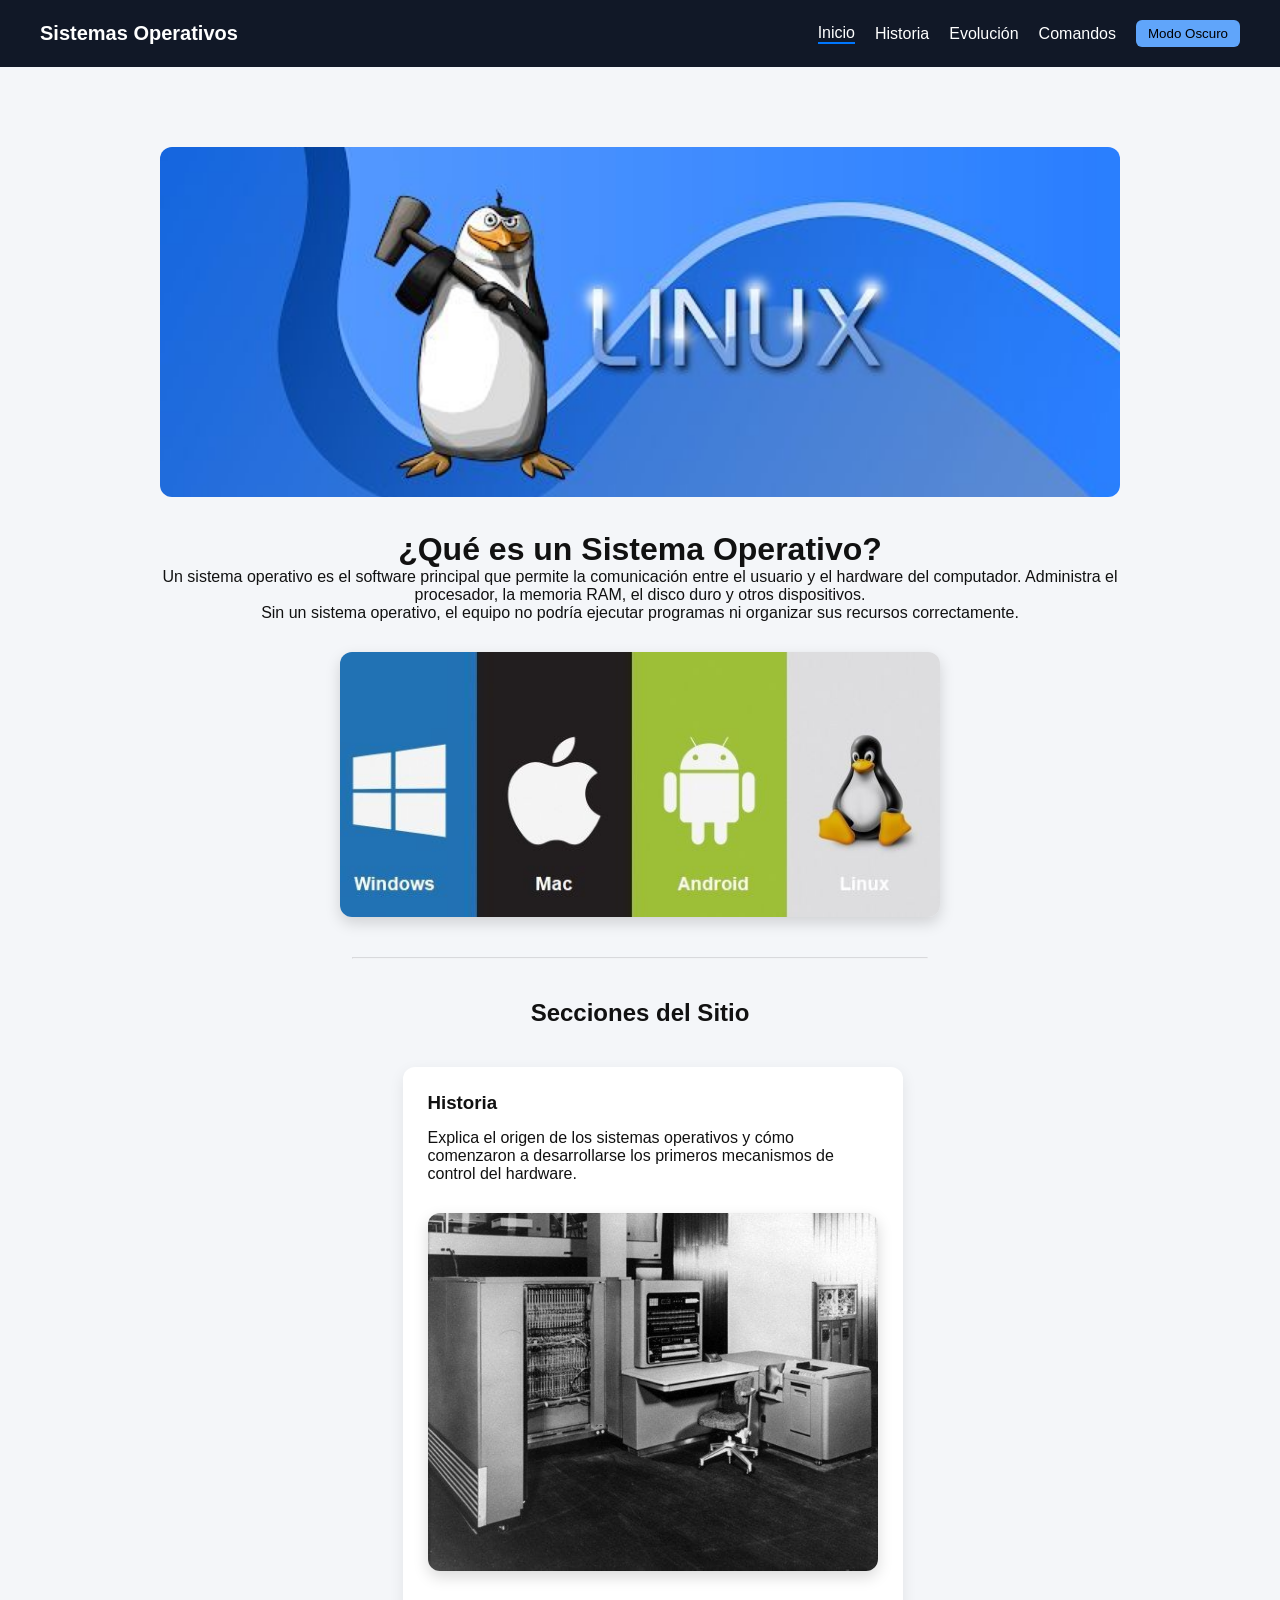
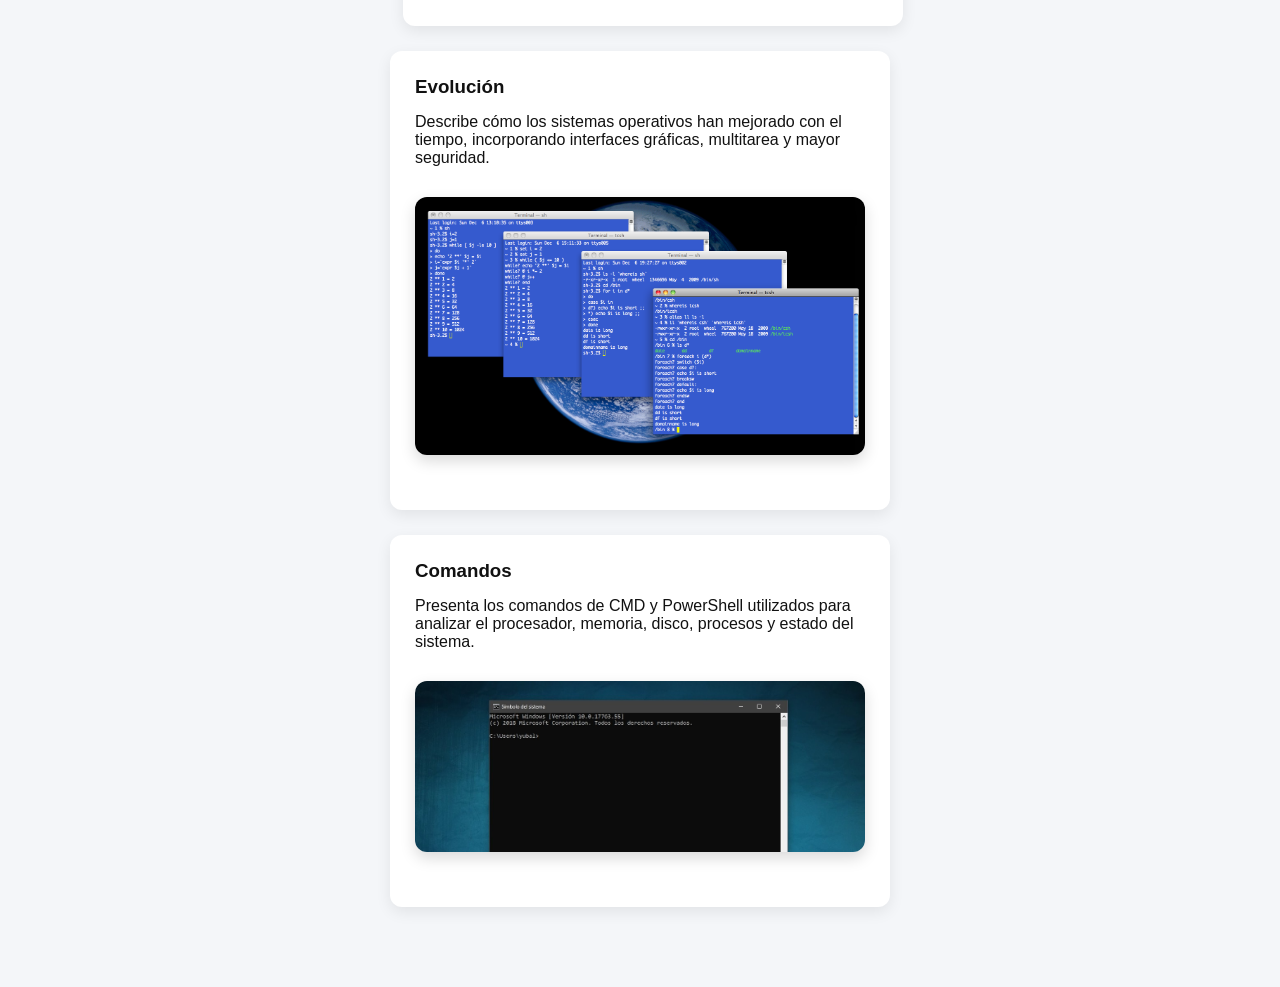
<file: index.html>
<!DOCTYPE html>
<html lang="es">
<head>
    <meta charset="UTF-8">
    <title>Sistemas Operativos</title>
    <link rel="stylesheet" href="styles.css">
</head>
<body>

<header class="navbar">
    <div class="logo">Sistemas Operativos</div>

    <nav class="menu">
        <a href="index.html" class="active">Inicio</a>
        <a href="historia.html">Historia</a>
        <a href="evolucion.html">Evolución</a>
        <a href="comandos.html">Comandos</a>
        <button id="darkBtn">Modo Oscuro</button>
    </nav>
</header>

<main class="contenido">

    <img src="img/linux.jpg" alt="Sistema Operativo" class="imagen-principal">

    <h1>¿Qué es un Sistema Operativo?</h1>

    <p>
        Un sistema operativo es el software principal que permite la comunicación
        entre el usuario y el hardware del computador. Administra el procesador,
        la memoria RAM, el disco duro y otros dispositivos.
    </p>

    <p>
        Sin un sistema operativo, el equipo no podría ejecutar programas
        ni organizar sus recursos correctamente.
    </p>

    <img src="img/SO.jpg" class="img-so">

    <hr>

    <h2>Secciones del Sitio</h2>

    <div class="cards">

        <a href="historia.html" class="card-link"></a>
            <div class="card">
                <h3>Historia</h3>
                <p>
                    Explica el origen de los sistemas operativos y cómo comenzaron
                    a desarrollarse los primeros mecanismos de control del hardware.
                </p>

                    <img src="img/SO1.jpg" class="img-so">

            </div>
        </a>


    <div class="card">
        <h3>Evolución</h3>
        <p>
            Describe cómo los sistemas operativos han mejorado con el tiempo,
            incorporando interfaces gráficas, multitarea y mayor seguridad.
        </p>

        <img src="img/c.png" class="img-so">

    </div>

    <div class="card">
        <h3>Comandos</h3>
        <p>
            Presenta los comandos de CMD y PowerShell utilizados para analizar
            el procesador, memoria, disco, procesos y estado del sistema.
        </p>

        <img src="img/cmd.jpg" class="img-so">

    </div>

</div>

</main>

<script src="script.js"></script>

</body>
</html>
</file>
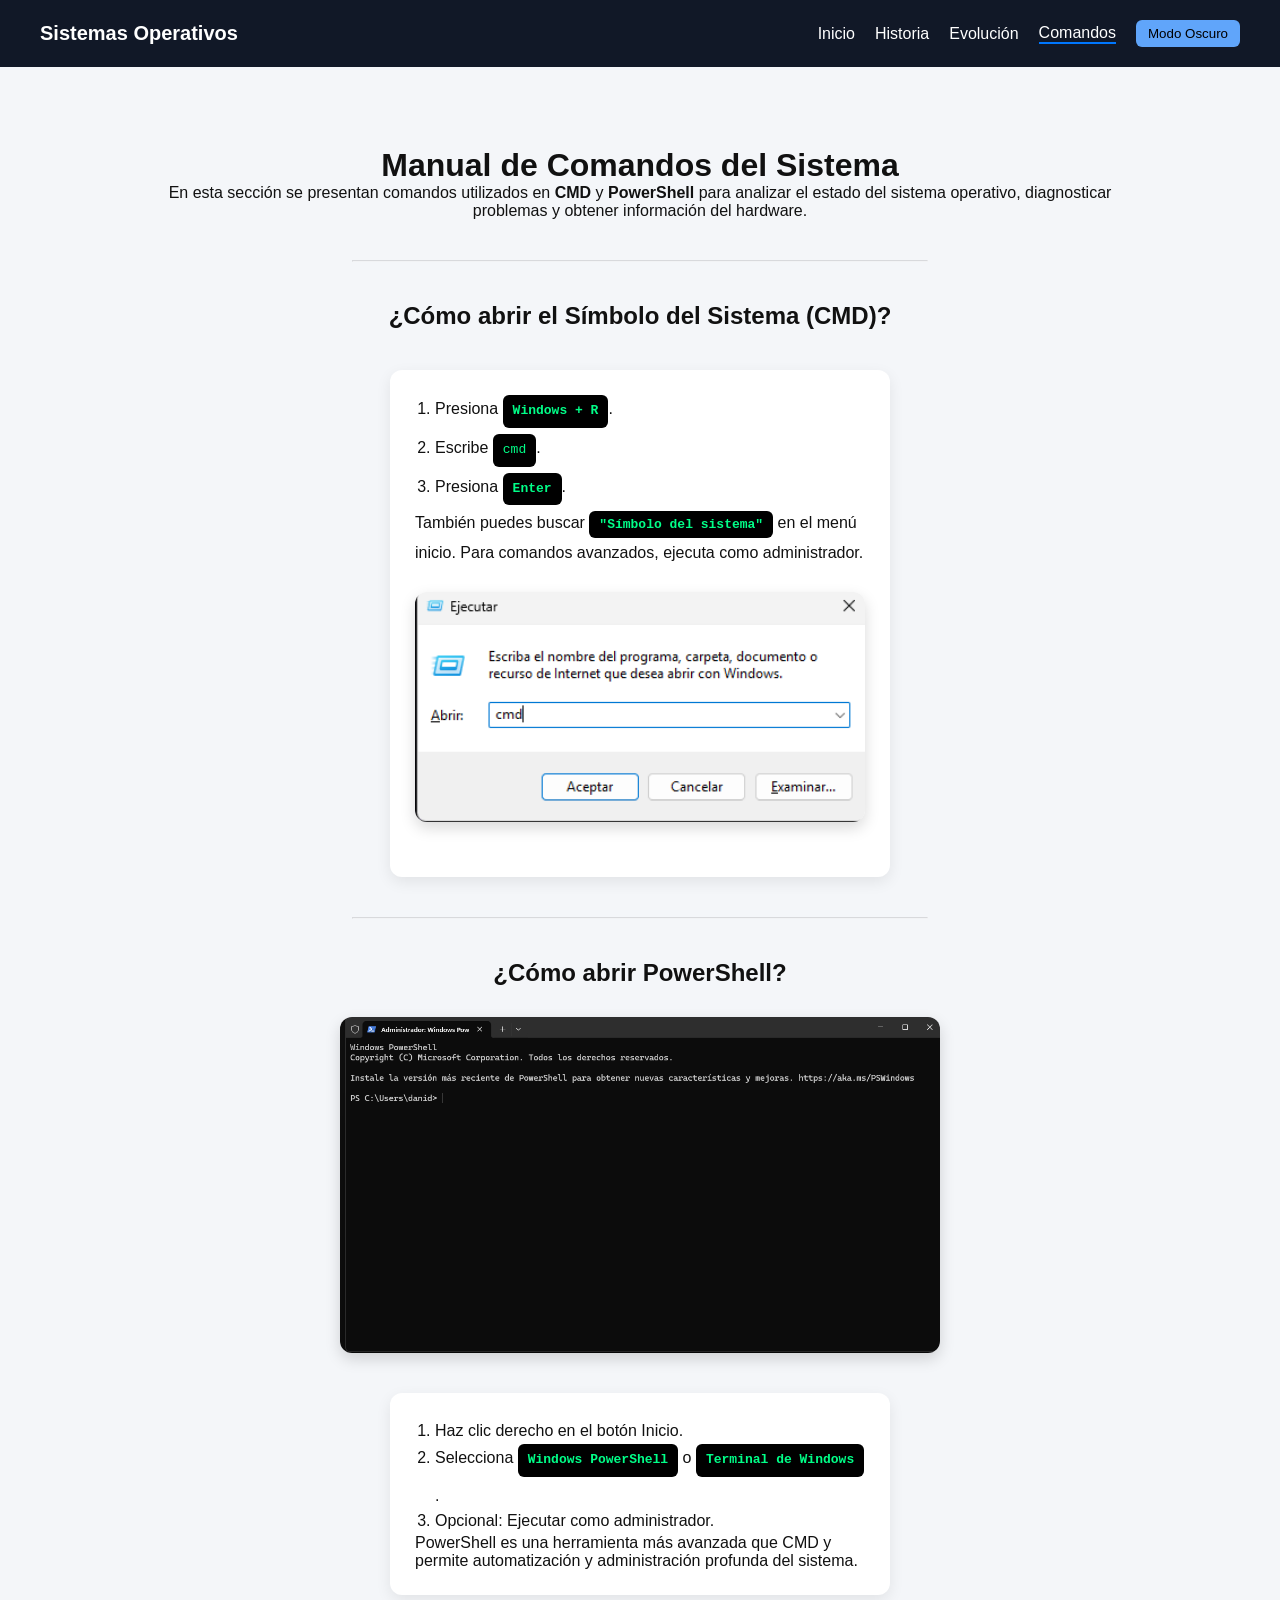
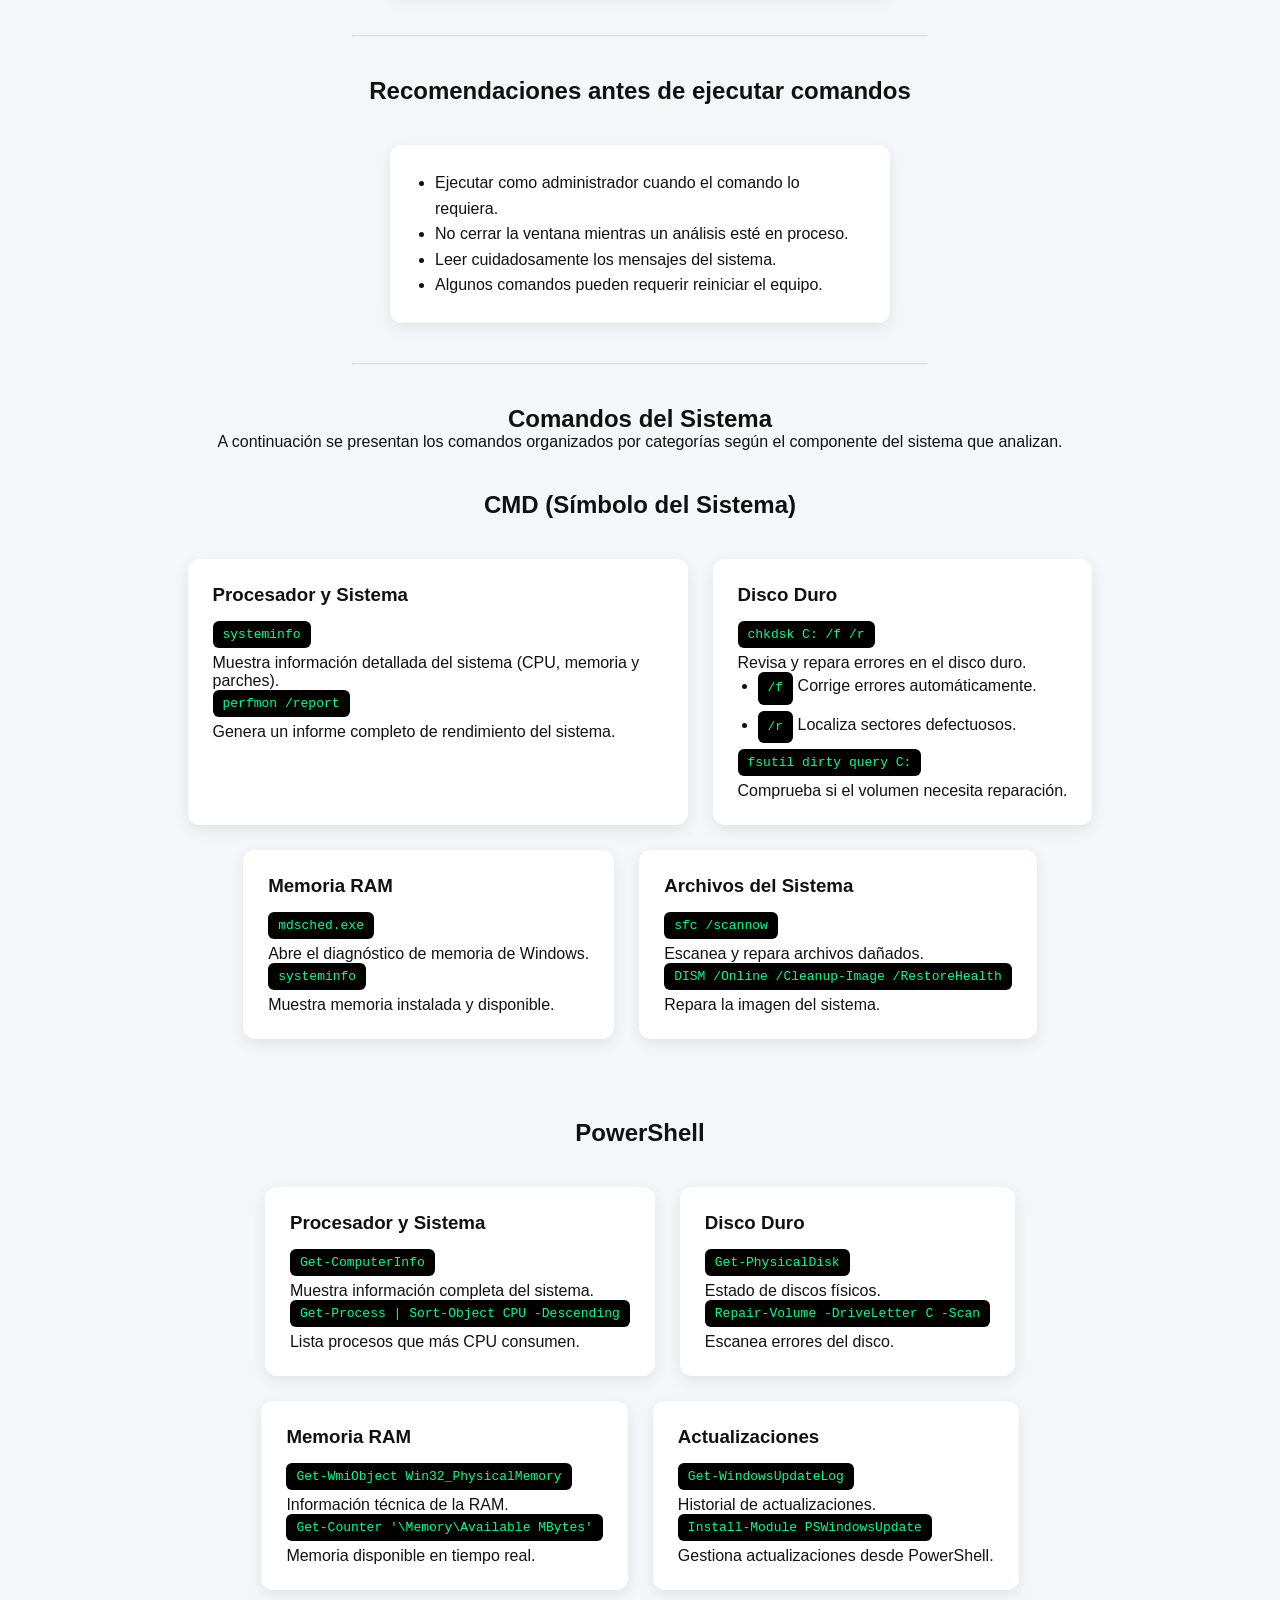
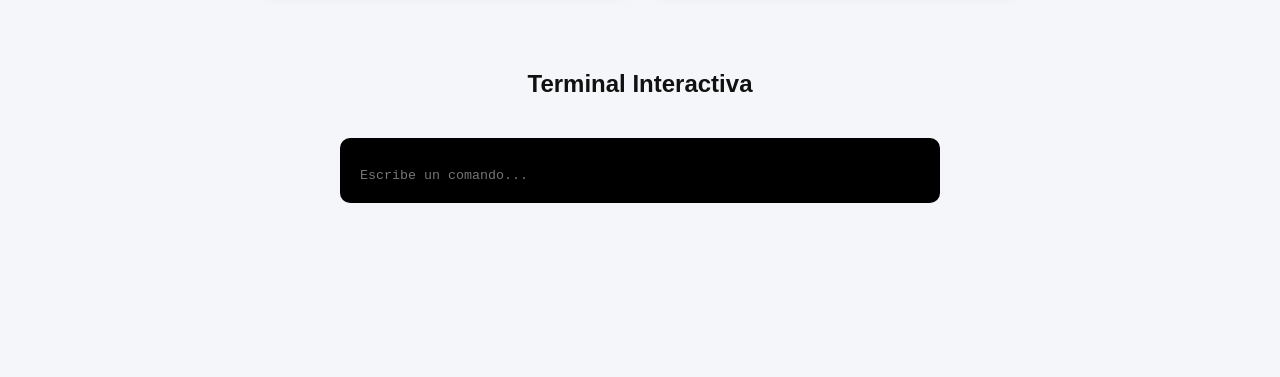
<file: comandos.html>
<!DOCTYPE html>
<html lang="es">
<head>
    <meta charset="UTF-8">
    <title>Comandos - Sistemas Operativos</title>
    <link rel="stylesheet" href="styles.css">
</head>
<body>

<header class="navbar">
    <div class="logo">Sistemas Operativos</div>

    <nav class="menu">
        <a href="index.html">Inicio</a>
        <a href="historia.html">Historia</a>
        <a href="evolucion.html">Evolución</a>
        <a href="comandos.html" class="active">Comandos</a>
        <button id="darkBtn">Modo Oscuro</button>
    </nav>
</header>

<main class="contenido">

<h1>Manual de Comandos del Sistema</h1>

<p>
En esta sección se presentan comandos utilizados en <strong>CMD</strong> y 
<strong>PowerShell</strong> para analizar el estado del sistema operativo,
diagnosticar problemas y obtener información del hardware.
</p>

<hr>

<h2>¿Cómo abrir el Símbolo del Sistema (CMD)?</h2>

<div class="cards">
    <div class="card grande">
    <ol>
        <li>Presiona <strong>Windows + R</strong>.</li>
        <li>Escribe <code>cmd</code>.</li>
        <li>Presiona <strong>Enter</strong>.</li>
    </ol>

    <p>
        También puedes buscar <strong>"Símbolo del sistema"</strong> en el menú inicio.
        Para comandos avanzados, ejecuta como administrador.
        <img src="img/wr.png" alt="Windows Run" class="img-so">
    </p>
    </div>
</div>

<hr>

<h2>¿Cómo abrir PowerShell?</h2>
<img src="img/powershell.png" alt="PowerShell" class="img-so">

<div class="cards">
    <div class="card grande">
    <ol>
        <li>Haz clic derecho en el botón Inicio.</li>
        <li>Selecciona <strong>Windows PowerShell</strong> o 
        <strong>Terminal de Windows</strong>.</li>
        <li>Opcional: Ejecutar como administrador.</li>
    </ol>
    <p>
        PowerShell es una herramienta más avanzada que CMD y permite
        automatización y administración profunda del sistema.
    </p>
    </div>
</div>

<hr>

<h2>Recomendaciones antes de ejecutar comandos</h2>

<div class="cards">
    <div class="card grande">
    <ul>
        <li>Ejecutar como administrador cuando el comando lo requiera.</li>
        <li>No cerrar la ventana mientras un análisis esté en proceso.</li>
        <li>Leer cuidadosamente los mensajes del sistema.</li>
        <li>Algunos comandos pueden requerir reiniciar el equipo.</li>
    </ul>
    </div>
</div>

<hr>

<h2>Comandos del Sistema</h2>
<p>
A continuación se presentan los comandos organizados por categorías
según el componente del sistema que analizan.
</p>

<!-- ================= CMD ================= -->
<section class="bloque-comandos">

<h2>CMD (Símbolo del Sistema)</h2>

<div class="cards">

<div class="card grande">
<h3>Procesador y Sistema</h3>

<p><code>systeminfo</code><br>
Muestra información detallada del sistema (CPU, memoria y parches).</p>

<p><code>perfmon /report</code><br>
Genera un informe completo de rendimiento del sistema.</p>

</div>

<div class="card grande">
<h3>Disco Duro</h3>

<p><code>chkdsk C: /f /r</code><br>
Revisa y repara errores en el disco duro.</p>

<ul>
<li><code>/f</code> Corrige errores automáticamente.</li>
<li><code>/r</code> Localiza sectores defectuosos.</li>
</ul>

<p><code>fsutil dirty query C:</code><br>
Comprueba si el volumen necesita reparación.</p>

</div>

<div class="card grande">
<h3>Memoria RAM</h3>

<p><code>mdsched.exe</code><br>
Abre el diagnóstico de memoria de Windows.</p>

<p><code>systeminfo</code><br>
Muestra memoria instalada y disponible.</p>

</div>

<div class="card grande">
<h3>Archivos del Sistema</h3>

<p><code>sfc /scannow</code><br>
Escanea y repara archivos dañados.</p>

<p><code>DISM /Online /Cleanup-Image /RestoreHealth</code><br>
Repara la imagen del sistema.</p>

</div>

</div>
</section>


<!-- ================= POWERSHELL ================= -->
<section class="bloque-comandos">

<h2>PowerShell</h2>

<div class="cards">

<div class="card grande">
<h3>Procesador y Sistema</h3>

<p><code>Get-ComputerInfo</code><br>
Muestra información completa del sistema.</p>

<p><code>Get-Process | Sort-Object CPU -Descending</code><br>
Lista procesos que más CPU consumen.</p>

</div>

<div class="card grande">
<h3>Disco Duro</h3>

<p><code>Get-PhysicalDisk</code><br>
Estado de discos físicos.</p>

<p><code>Repair-Volume -DriveLetter C -Scan</code><br>
Escanea errores del disco.</p>

</div>

<div class="card grande">
<h3>Memoria RAM</h3>

<p><code>Get-WmiObject Win32_PhysicalMemory</code><br>
Información técnica de la RAM.</p>

<p><code>Get-Counter '\Memory\Available MBytes'</code><br>
Memoria disponible en tiempo real.</p>

</div>

<div class="card grande">
<h3>Actualizaciones</h3>

<p><code>Get-WindowsUpdateLog</code><br>
Historial de actualizaciones.</p>

<p><code>Install-Module PSWindowsUpdate</code><br>
Gestiona actualizaciones desde PowerShell.</p>

</div>

</div>
</section>


<!-- ================= TERMINAL ================= -->
<section class="terminal-section">

<h2>Terminal Interactiva</h2>

<div class="terminal">
    <div id="output"></div>
    <input type="text" id="inputCmd" placeholder="Escribe un comando...">
</div>

</section>

</main>

<script src="script.js"></script>

</body>
</html>
</file>
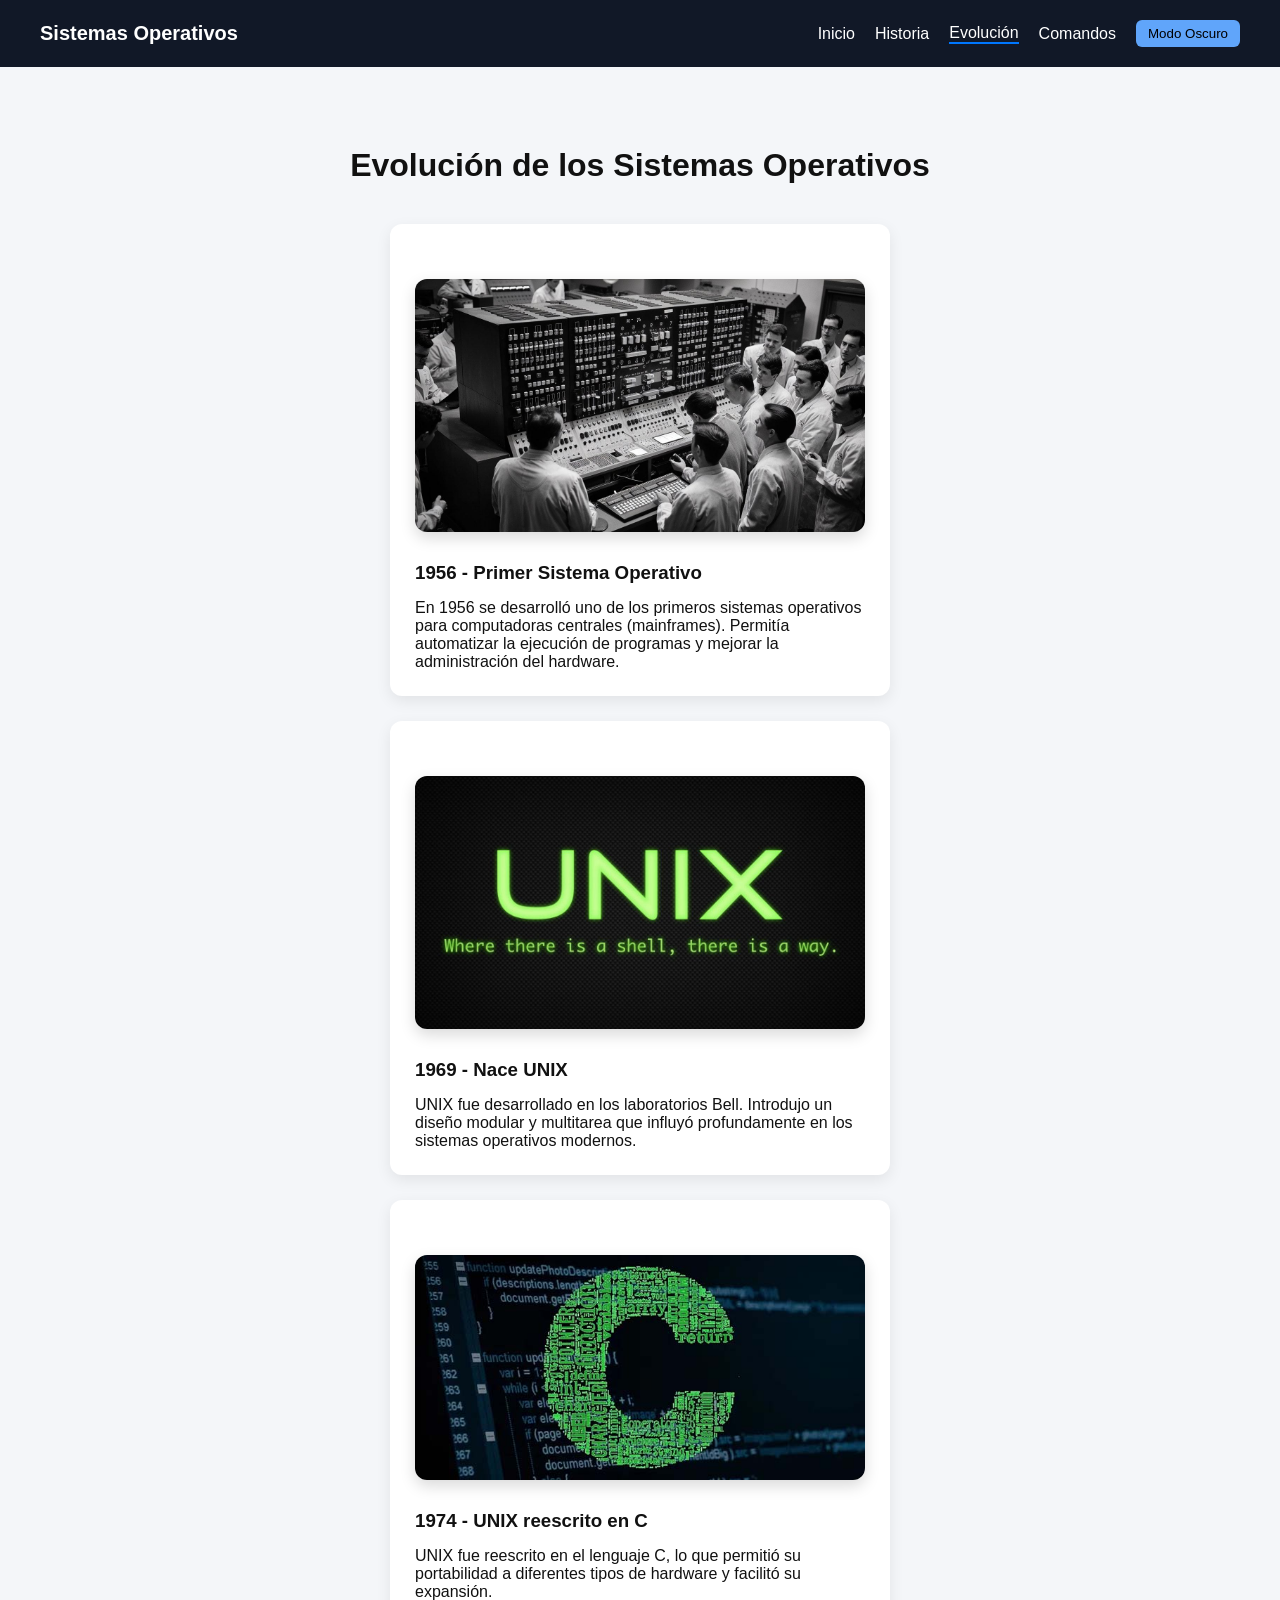
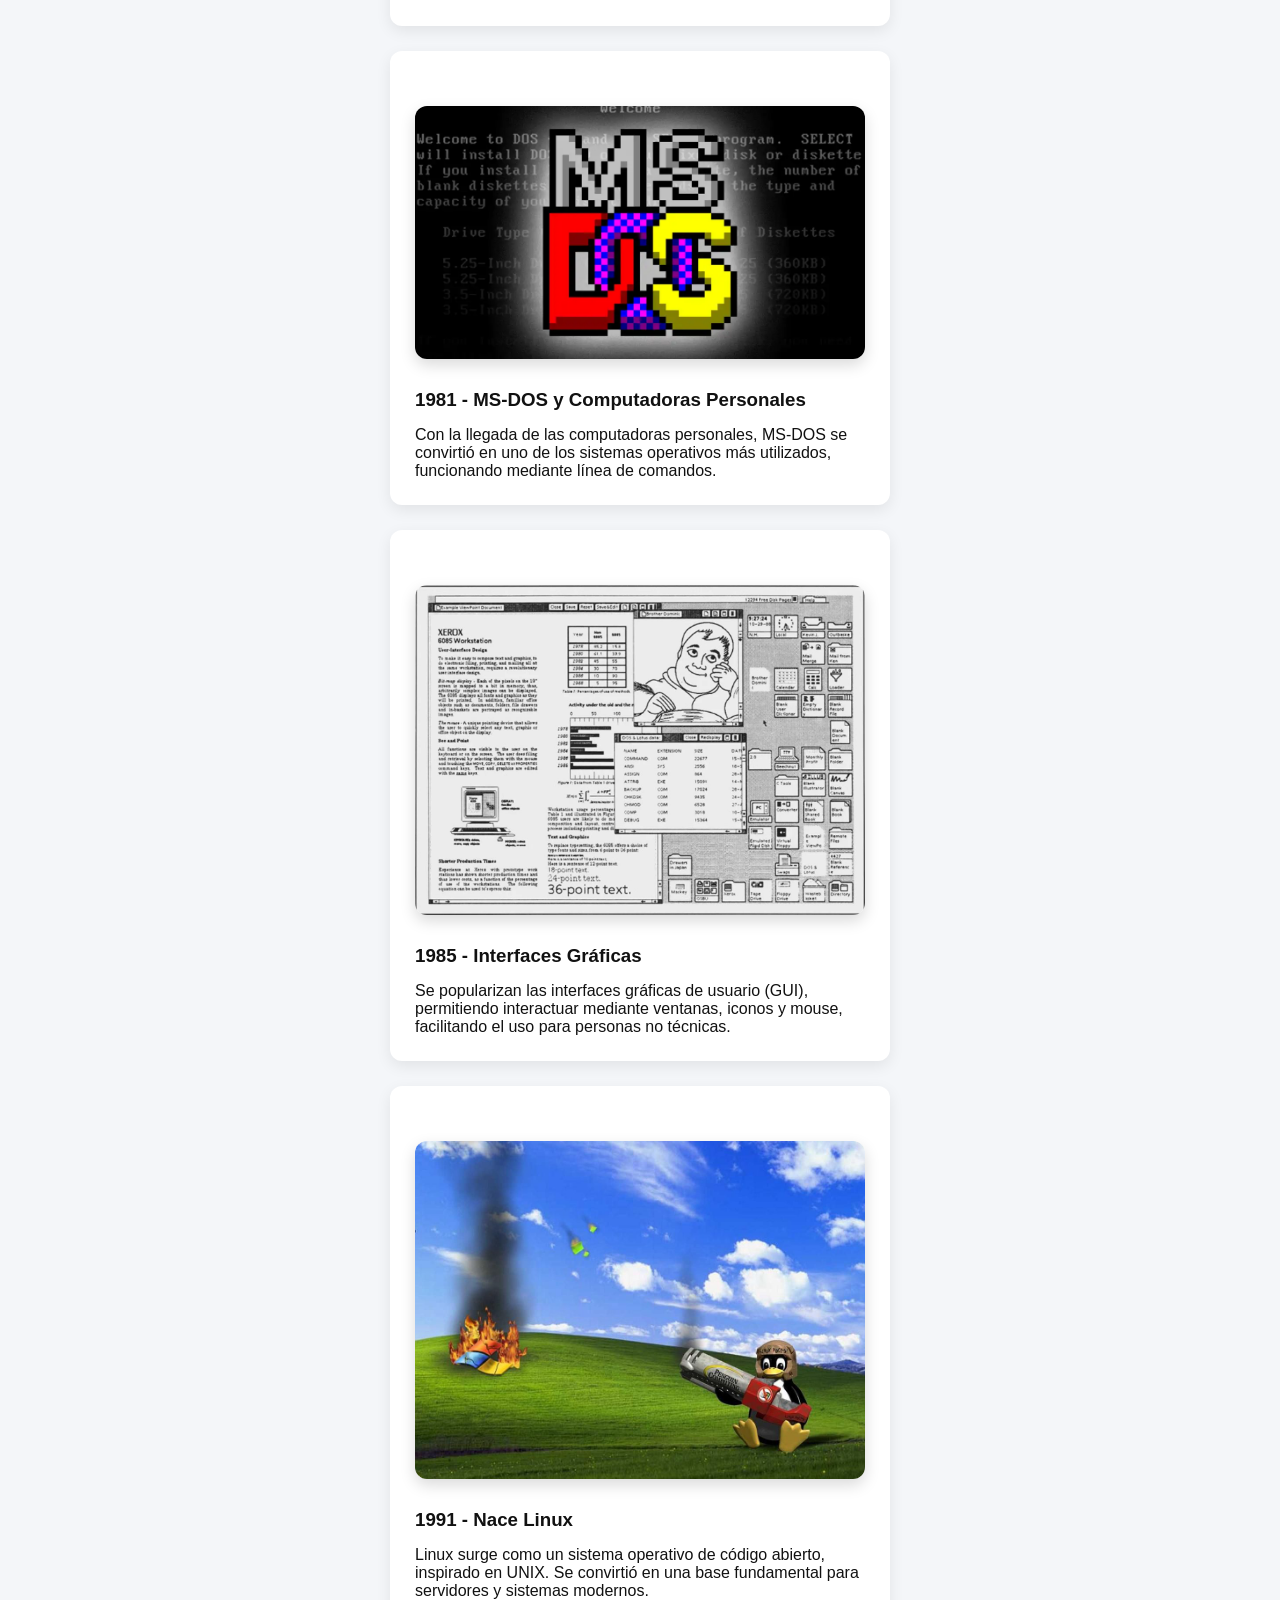
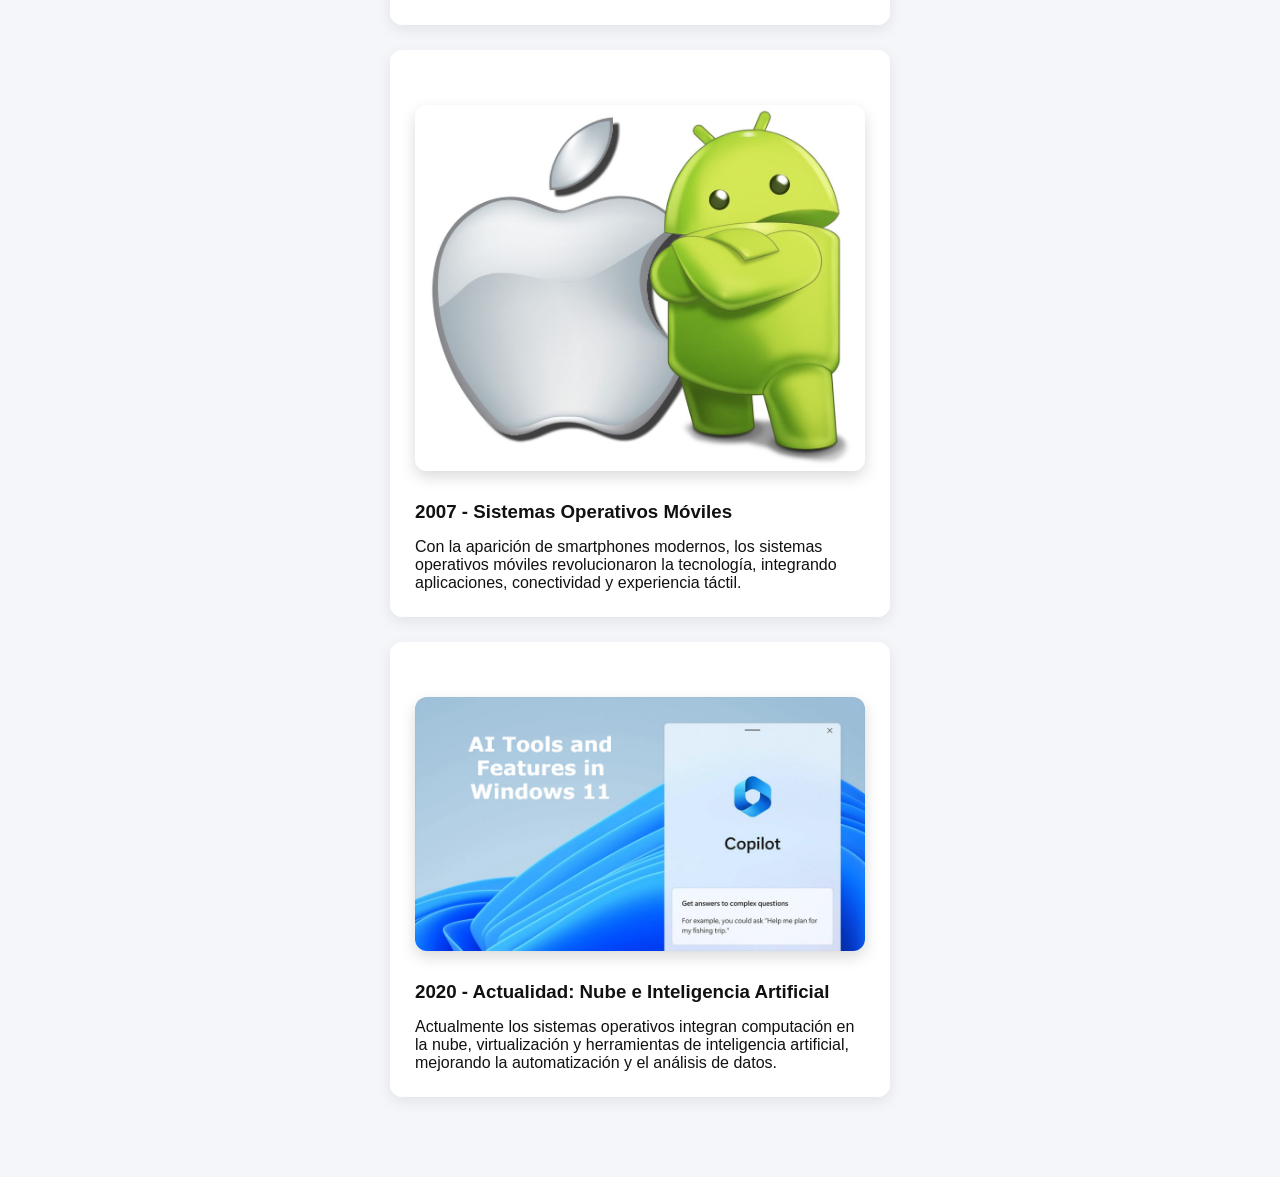
<file: evolucion.html>
<!DOCTYPE html>
<html lang="es">
<head>
    <meta charset="UTF-8">
    <title>Evolución - Sistemas Operativos</title>
    <link rel="stylesheet" href="styles.css">
</head>
<body>

<header class="navbar">
    <div class="logo">Sistemas Operativos</div>

    <nav class="menu">
        <a href="index.html">Inicio</a>
        <a href="historia.html">Historia</a>
        <a href="evolucion.html"class="active">Evolución</a>
        <a href="comandos.html">Comandos</a>
        <button id="darkBtn">Modo Oscuro</button>
    </nav>
</header>

<main class="contenido">

    <h1>Evolución de los Sistemas Operativos</h1>

    <div class="cards">

        <div class="card">
            <img src="img/GM-NAA.jpg" class="img-so">
            <h3>1956 - Primer Sistema Operativo</h3>
            <p>
                En 1956 se desarrolló uno de los primeros sistemas operativos
                para computadoras centrales (mainframes). Permitía automatizar
                la ejecución de programas y mejorar la administración del hardware.
            </p>
        </div>

        <div class="card">
            <img src="img/unix.jpg" class="img-so">
            <h3>1969 - Nace UNIX</h3>
            <p>
                UNIX fue desarrollado en los laboratorios Bell. Introdujo un
                diseño modular y multitarea que influyó profundamente en los
                sistemas operativos modernos.
            </p>
        </div>

        <div class="card">
            <img src="img/Cl.jpg" class="img-so">
            <h3>1974 - UNIX reescrito en C</h3>
            <p>
                UNIX fue reescrito en el lenguaje C, lo que permitió su
                portabilidad a diferentes tipos de hardware y facilitó su expansión.
            </p>
        </div>

        <div class="card">
            <img src="img/MSDOS.webp" class="img-so">
            <h3>1981 - MS-DOS y Computadoras Personales</h3>
            <p>
                Con la llegada de las computadoras personales, MS-DOS se convirtió
                en uno de los sistemas operativos más utilizados, funcionando
                mediante línea de comandos.
            </p>
        </div>

        <div class="card">
            <img src="img/xerox.jpg" class="img-so">
            <h3>1985 - Interfaces Gráficas</h3>
            <p>
                Se popularizan las interfaces gráficas de usuario (GUI),
                permitiendo interactuar mediante ventanas, iconos y mouse,
                facilitando el uso para personas no técnicas.
            </p>
        </div>

        <div class="card">
            <img src="img/linuxx.jpg" class="img-so">
            <h3>1991 - Nace Linux</h3>
            <p>
                Linux surge como un sistema operativo de código abierto,
                inspirado en UNIX. Se convirtió en una base fundamental
                para servidores y sistemas modernos.
            </p>
        </div>

        <div class="card">
            <img src="img/android.jpg" class="img-so">
            <h3>2007 - Sistemas Operativos Móviles</h3>
            <p>
                Con la aparición de smartphones modernos, los sistemas operativos
                móviles revolucionaron la tecnología, integrando aplicaciones,
                conectividad y experiencia táctil.
            </p>
        </div>

        <div class="card">
            <img src="img/copilot.webp" class="img-so">
            <h3>2020 - Actualidad: Nube e Inteligencia Artificial</h3>
            <p>
                Actualmente los sistemas operativos integran computación en la nube,
                virtualización y herramientas de inteligencia artificial,
                mejorando la automatización y el análisis de datos.
            </p>
        </div>

    </div>

</main>

<script src="script.js"></script>

</body>
</html>
</file>
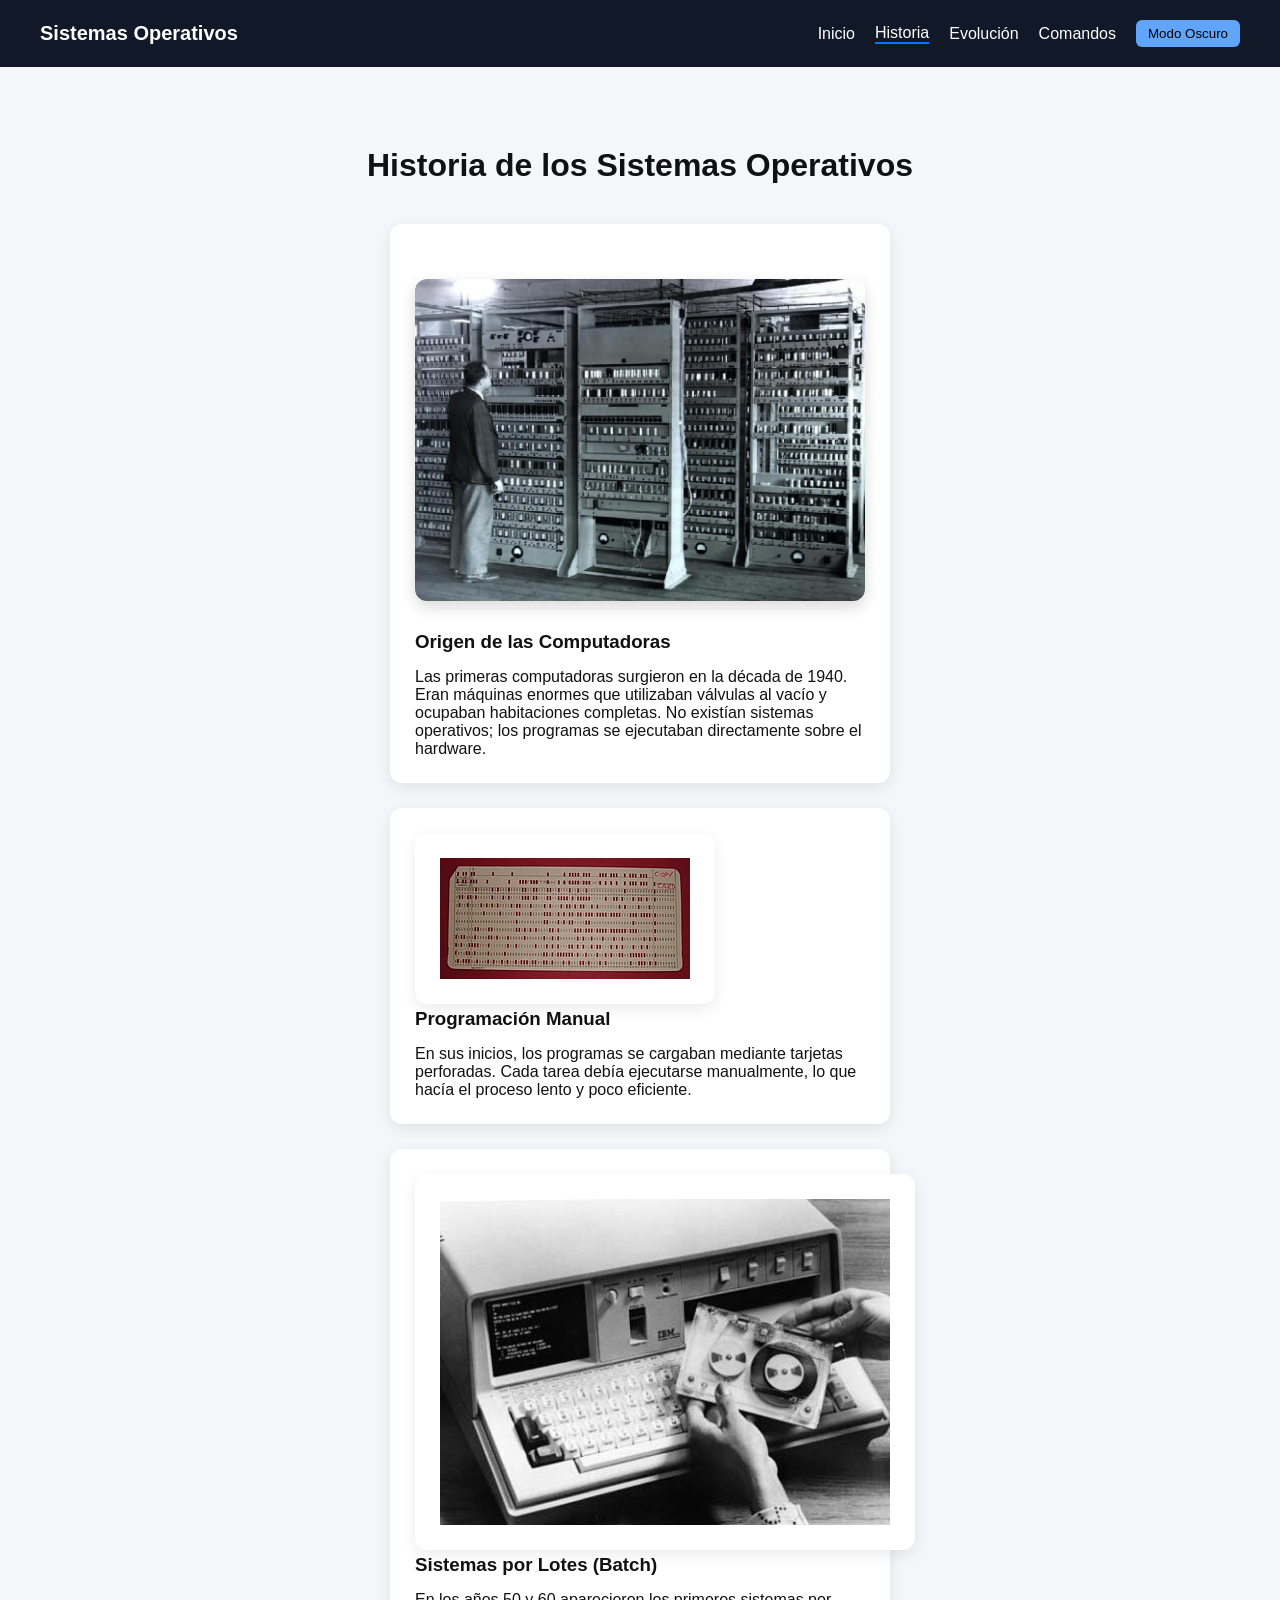
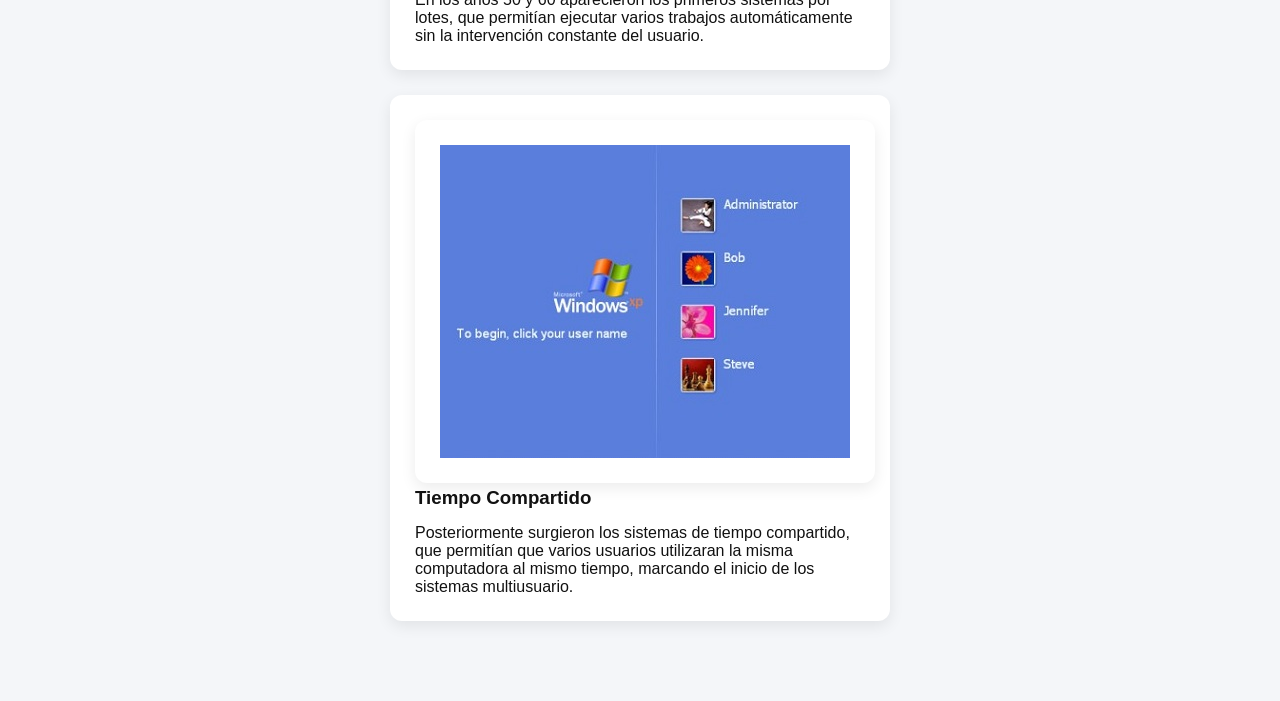
<file: historia.html>
<!DOCTYPE html>
<html lang="es">
<head>
    <meta charset="UTF-8">
    <title>Historia - Sistemas Operativos</title>
    <link rel="stylesheet" href="styles.css">
</head>
<body>

<header class="navbar">
    <div class="logo">Sistemas Operativos</div>

    <nav class="menu">
        <a href="index.html">Inicio</a>
        <a href="historia.html"class="active">Historia</a>
        <a href="evolucion.html">Evolución</a>
        <a href="comandos.html">Comandos</a>
        <button id="darkBtn">Modo Oscuro</button>
    </nav>
</header>

<main class="contenido">

    <h1>Historia de los Sistemas Operativos</h1>

    <div class="cards">

        <div class="card">
            <img src="img/historia.jpg" class="img-so">
            <h3>Origen de las Computadoras</h3>
            <p>
                Las primeras computadoras surgieron en la década de 1940.
                Eran máquinas enormes que utilizaban válvulas al vacío y
                ocupaban habitaciones completas. No existían sistemas operativos;
                los programas se ejecutaban directamente sobre el hardware.
            </p>
        </div>

        <div class="card">
            <img src="img/tp.jpg" class="card">
            <h3>Programación Manual</h3>
            <p>
                En sus inicios, los programas se cargaban mediante tarjetas
                perforadas. Cada tarea debía ejecutarse manualmente, lo que hacía
                el proceso lento y poco eficiente.
            </p>
        </div>

        <div class="card">
            <img src="img/batch.jpg" class="card">
            <h3>Sistemas por Lotes (Batch)</h3>
            <p>
                En los años 50 y 60 aparecieron los primeros sistemas por lotes,
                que permitían ejecutar varios trabajos automáticamente sin la
                intervención constante del usuario.
            </p>
        </div>

        <div class="card">
            <img src="img/Multiusuario.jpg" class="card">
            <h3>Tiempo Compartido</h3>
            <p>
                Posteriormente surgieron los sistemas de tiempo compartido,
                que permitían que varios usuarios utilizaran la misma computadora
                al mismo tiempo, marcando el inicio de los sistemas multiusuario.
            </p>
        </div>

    </div>

</main>

<script src="script.js"></script>

</body>
</html>
</file>
<file: styles.css>
/* ================= RESET ================= */
* {
    margin: 0;
    padding: 0;
    box-sizing: border-box;
}

/* ================= GENERAL ================= */
body {
    font-family: 'Segoe UI', sans-serif;
    background-color: #f4f6f9;
    color: #111;
    transition: background 0.3s ease, color 0.3s ease;
}

/* ================= NAVBAR ================= */
.navbar {
    display: flex;
    justify-content: space-between;
    align-items: center;
    padding: 20px 40px;
    background-color: #111827;
    color: white;
}

.logo {
    font-size: 20px;
    font-weight: bold;
}

/* menú */
.menu {
    display: flex;
    gap: 20px;
    align-items: center;
}

.menu a {
    color: white;
    text-decoration: none;
    font-weight: 500;
}

.menu a.active {
    border-bottom: 2px solid #0077ff;
}

.menu button {
    background-color: #60a5fa;
    border: none;
    padding: 6px 12px;
    border-radius: 6px;
    cursor: pointer;
}

/* ================= CONTENIDO ================= */
.contenido {
    max-width: 1000px;
    margin: 60px auto;
    padding: 20px;
    text-align: center;
}

/* ================= SECCIONES ================= */
section {
    padding: 40px 20px;
}

/* ================= IMÁGENES ================= */
.imagen-principal {
    width: 100%;
    max-height: 350px;
    object-fit: cover;
    border-radius: 12px;
    margin-bottom: 30px;
}

.img-so {
    margin: 30px auto;
    display: block;
    max-width: 600px;
    width: 100%;
    border-radius: 12px;
    box-shadow: 0 6px 15px rgba(0,0,0,0.15);
}

/* ================= CARDS ================= */
.cards {
    display: flex;
    flex-wrap: wrap;
    gap: 25px;
    justify-content: center;
    margin-top: 40px;
}

.card {
    background: white;
    padding: 25px;
    border-radius: 12px;
    box-shadow: 0px 5px 15px rgba(0,0,0,0.08);
    transition: transform 0.3s ease;
    text-align: left;
    max-width: 500px;
}

.card:hover {
    transform: translateY(-5px);
}

.card h2,
.card h3 {
    margin-bottom: 15px;
}

/* comandos estilo terminal */
.card strong,
code {
    display: inline-block;
    background-color: #000;
    color: #00ff88;
    padding: 6px 10px;
    border-radius: 6px;
    font-family: monospace;
    margin-bottom: 6px;
}

/* ================= TERMINAL ================= */
.terminal {
    background: black;
    color: #22c55e;
    padding: 20px;
    border-radius: 10px;
    max-width: 600px;
    margin: 40px auto;
    font-family: monospace;
}

#inputCmd {
    width: 100%;
    background: black;
    border: none;
    color: #22c55e;
    outline: none;
    margin-top: 10px;
    font-family: monospace;
}

/* ================= TIMELINE ================= */
.timeline {
    border-left: 4px solid #60a5fa;
    padding-left: 20px;
}

.timeline-item {
    margin-bottom: 20px;
}

/* ================= FOOTER ================= */
footer {
    background-color: #111827;
    color: white;
    text-align: center;
    padding: 20px;
}

/* ================= DARK MODE ================= */
/* IMPORTANTE: usa body.dark (tu JS usa esa clase) */

body.dark {
    background-color: #121212;
    color: white;
}

body.dark .card {
    background-color: #1e1e1e;
}

body.dark .navbar {
    background-color: #000;
}

body.dark footer {
    background-color: #000;
}

body.dark code,
body.dark .card strong {
    background-color: #111;
}

body.dark .menu a.active {
    border-bottom: 2px solid #4da3ff;
}

/* ================= RESPONSIVE ================= */
@media (max-width: 768px) {

    .menu {
        display: none;
        flex-direction: column;
        position: absolute;
        top: 70px;
        right: 20px;
        background-color: #1f2937;
        padding: 20px;
        border-radius: 8px;
    }

    .menu.active {
        display: flex;
    }

    .menu-toggle {
        display: block;
        cursor: pointer;
    }
}

ol, ul {
    text-align: left;
    margin-left: 20px;
    line-height: 1.6;
}

hr {
    margin: 40px auto;
    width: 60%;
    opacity: 0.3;
}
</file>
